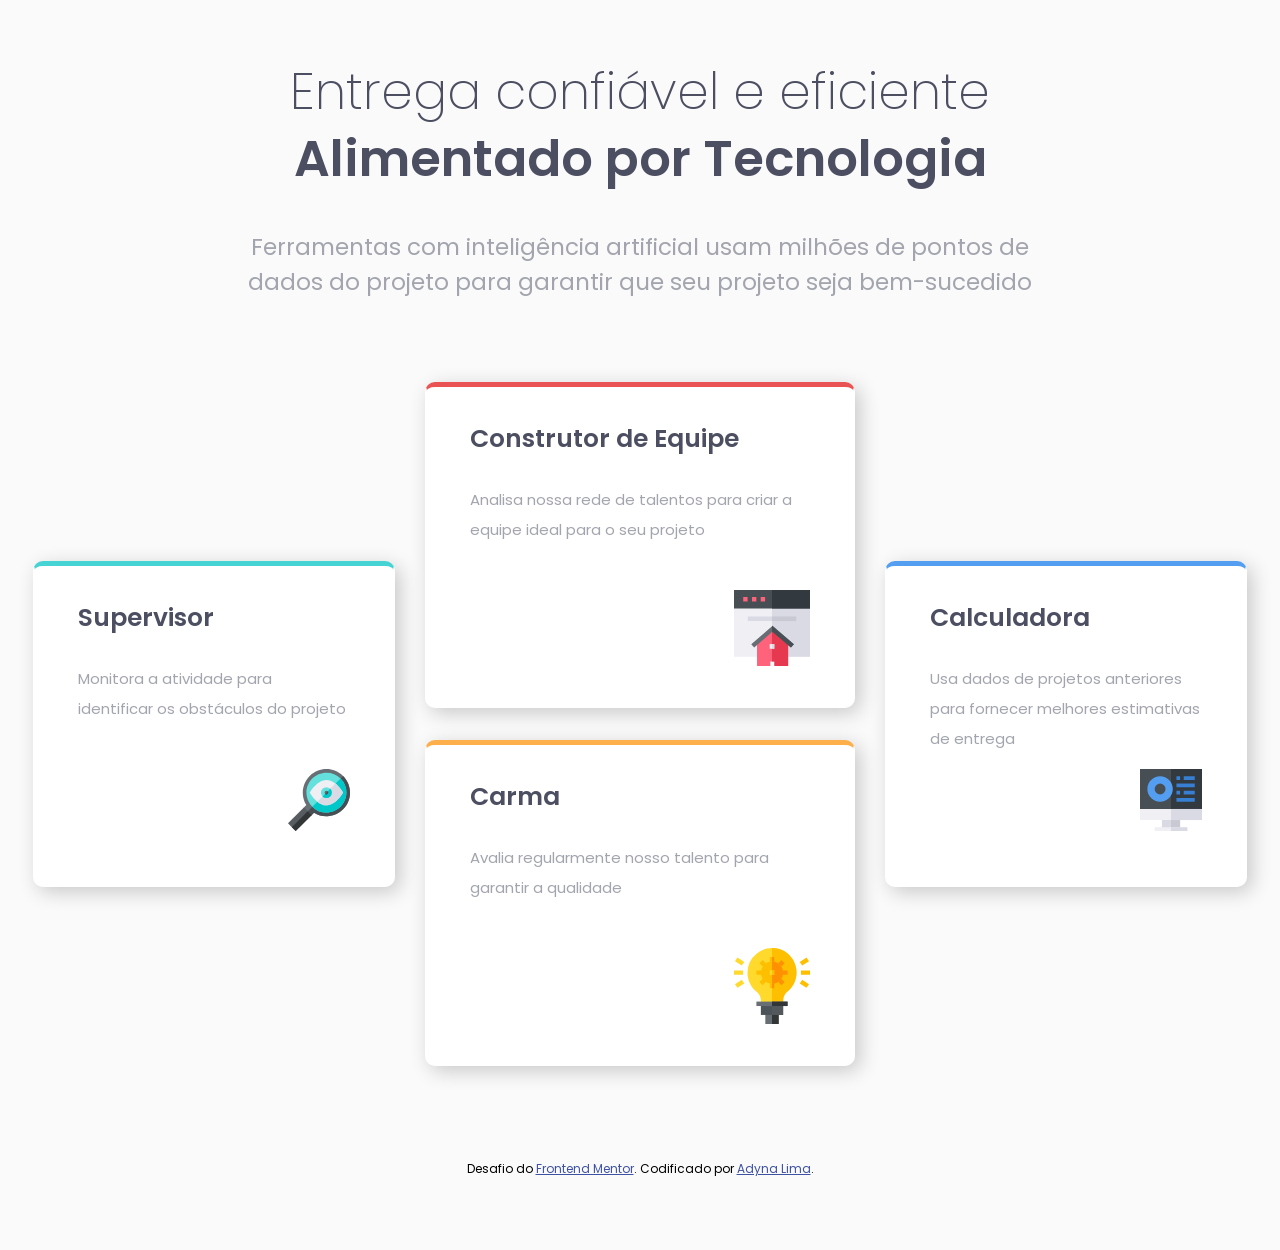
<file: assets/index.html>
<!DOCTYPE html>
<html lang="pt-br">
<head>
  <meta charset="UTF-8">
  <meta name="viewport" content="width=device-width, initial-scale=1.0">
  <title>Seção de Recurso de Quatro Cartas</title>
  <link rel=“stylesheet” href=”css/reset.css”>
  <link rel="icon" type="image/png" sizes="32x32" href="./images/favicon-32x32.png">
  <link href="https://fonts.googleapis.com/css2?family=Poppins:wght@200&display=swap" rel="stylesheet">
  <link href="https://fonts.googleapis.com/css2?family=Poppins:wght@400;600&display=swap" rel="stylesheet">
  <link href="https://fonts.googleapis.com/css2?family=Poppins:wght@600&display=swap" rel="stylesheet">
  <link rel="stylesheet" href="css/style.css">
</head>

<body>
  <header class="cabecalho">
    <h1 class="titulo-entrega">Entrega confiável e eficiente</h1>
    <h1 class="titulo-alimentado">Alimentado por Tecnologia</h1>
    <p class="p-cabecalho">Ferramentas com inteligência artificial usam milhões de pontos de dados do projeto para garantir que seu projeto seja bem-sucedido</p>
  </header>

  <main class="principal">
    <div class="caixa caixa-supervisor">  
      <h2 class="titulo-supervisor titulo-geral">Supervisor</h2>
      <p class="p-supervisor p-geral">Monitora a atividade para identificar os obstáculos do projeto</p>
      <img src="img/icon-supervisor.svg" class="imagem">
    </div>
    <div class="caixa-meio">
      <div class="caixa caixa-construtor">
        <h2 class="titulo-construtor titulo-geral">Construtor de Equipe</h2>
        <p class="p-construtor p-geral">Analisa nossa rede de talentos para criar a equipe ideal para o seu projeto</p>
        <img src="img/icon-team-builder.svg" class="imagem">
      </div>  

      <div class="caixa caixa-carma"> 
        <h2 class="titulo-carma titulo-geral">Carma</h2>
        <p class="p-carma p-geral">Avalia regularmente nosso talento para garantir a qualidade</p>
        <img src="img/icon-karma.svg" class="imagem">
      </div>
    </div>
    <div class="caixa caixa-calculadora">
      <h2 class="titulo-calculadora titulo-geral">Calculadora</h2>
      <p class="p-calculadora p-geral">Usa dados de projetos anteriores para fornecer melhores estimativas de entrega</p>
      <img src="img/icon-calculator.svg" class="imagem">
    </div>
  </main> 

  <footer>
    <p class="rodape">Desafio do <a href="https://www.frontendmentor.io?ref=challenge" target="_blank">
    Frontend Mentor</a>. Codificado por <a href="https://github.com/adynaslima">Adyna Lima</a>.
    </p>
  </footer>
</body>
</html>
</file>
<file: assets/css/style.css>
body {
    background-color: hsl(0, 0%, 98%);
    font-size: 12px;
    font-family: 'Poppins', sans-serif;
    padding: 50px 25px;
    line-height: 1.8em;
}

.titulo-entrega {
    font-size: 20px;
    color: hsl(234, 12%, 34%); 
    text-align: center;
    font-weight: 200;
}

.titulo-alimentado {
    font-size: 20px;
    color: hsl(234, 12%, 34%); 
    text-align: center;
    font-weight: 600; 
    padding: 0 0 15px 0;
}

.p-cabecalho {
    font-size: 13px;
    font-weight: 400;
    color: hsl(229, 6%, 66%);
    text-align: center;
    padding: 0 0 50px 0;
}

.caixa {
    display: flex;
    flex-direction: column;
    border: 1px solid #FFFFFF;
    background-color: #FFFFFF;
    border-radius: 10px;
    box-shadow:  5px 5px 20px rgba(0, 0, 0, 0.2); 
    margin-bottom: 2rem;
    padding: 0 2em;
}

.caixa img {
    align-self: flex-end;
    padding-bottom: 1em;
}

.caixa-supervisor {
    border-top: 5px solid hsl(180, 62%, 55%); 
}

.caixa-construtor {
    border-top: 5px solid hsl(0, 78%, 62%);
}

.caixa-carma {
    border-top: 5px solid hsl(34, 97%, 64%);
}

.caixa-calculadora {
    border-top: 5px solid hsl(212, 86%, 64%);
}

.titulo-supervisor, .titulo-construtor, .titulo-carma, .titulo-calculadora {
    font-size: 15px;
    color: hsl(234, 12%, 34%); 
    font-weight: 600;
    padding-left: 20px;
}

.p-supervisor, .p-construtor, .p-carma, .p-calculadora {
    font-size: 13px;  
    color: hsl(229, 6%, 66%);
    font-weight: 200;
    padding: 0 20px 0 20px;
    height: 70px;
}

footer p {
    font-size: 9px;
    text-align: center;
}

p a {
    color: hsl(228, 45%, 44%);
}


/* Tela desktop */
@media screen and (max-width: 1440px ) and (min-width: 1200px) {

    body {
        background-color: hsl(0, 0%, 98%);  
    }

    .cabecalho {
        display: flex;
        flex-direction: column;
        justify-content: center;
        line-height: 0;
    }

    .titulo-entrega, .titulo-alimentado {
        font-size: 50px;
    }

    .p-cabecalho {
        font-size: 23px;
        padding: 0 0 60px 0;
        line-height: 1.5em;
        position: relative;
        left: 15%;
        width: 70%;
    }
    
    .principal {
        display: flex;
        align-items: center;
        column-gap: 30px;
        justify-content: center;
    }

    .caixa {
        height: 320px;
        width: 380px;
    }

    .titulo-geral {
        font-size: 25px;    
        padding-top: 20px;
    }

    .p-geral {
        font-size: 15px;
        font-weight: 400;
        line-height: 2em;
    }

    .imagem {
        width: 20%;
        margin: 20px 20px 0 0; 
    }

    .rodape {
        font-size: 12px;
        margin-top: 60px;
    }
}
</file>
